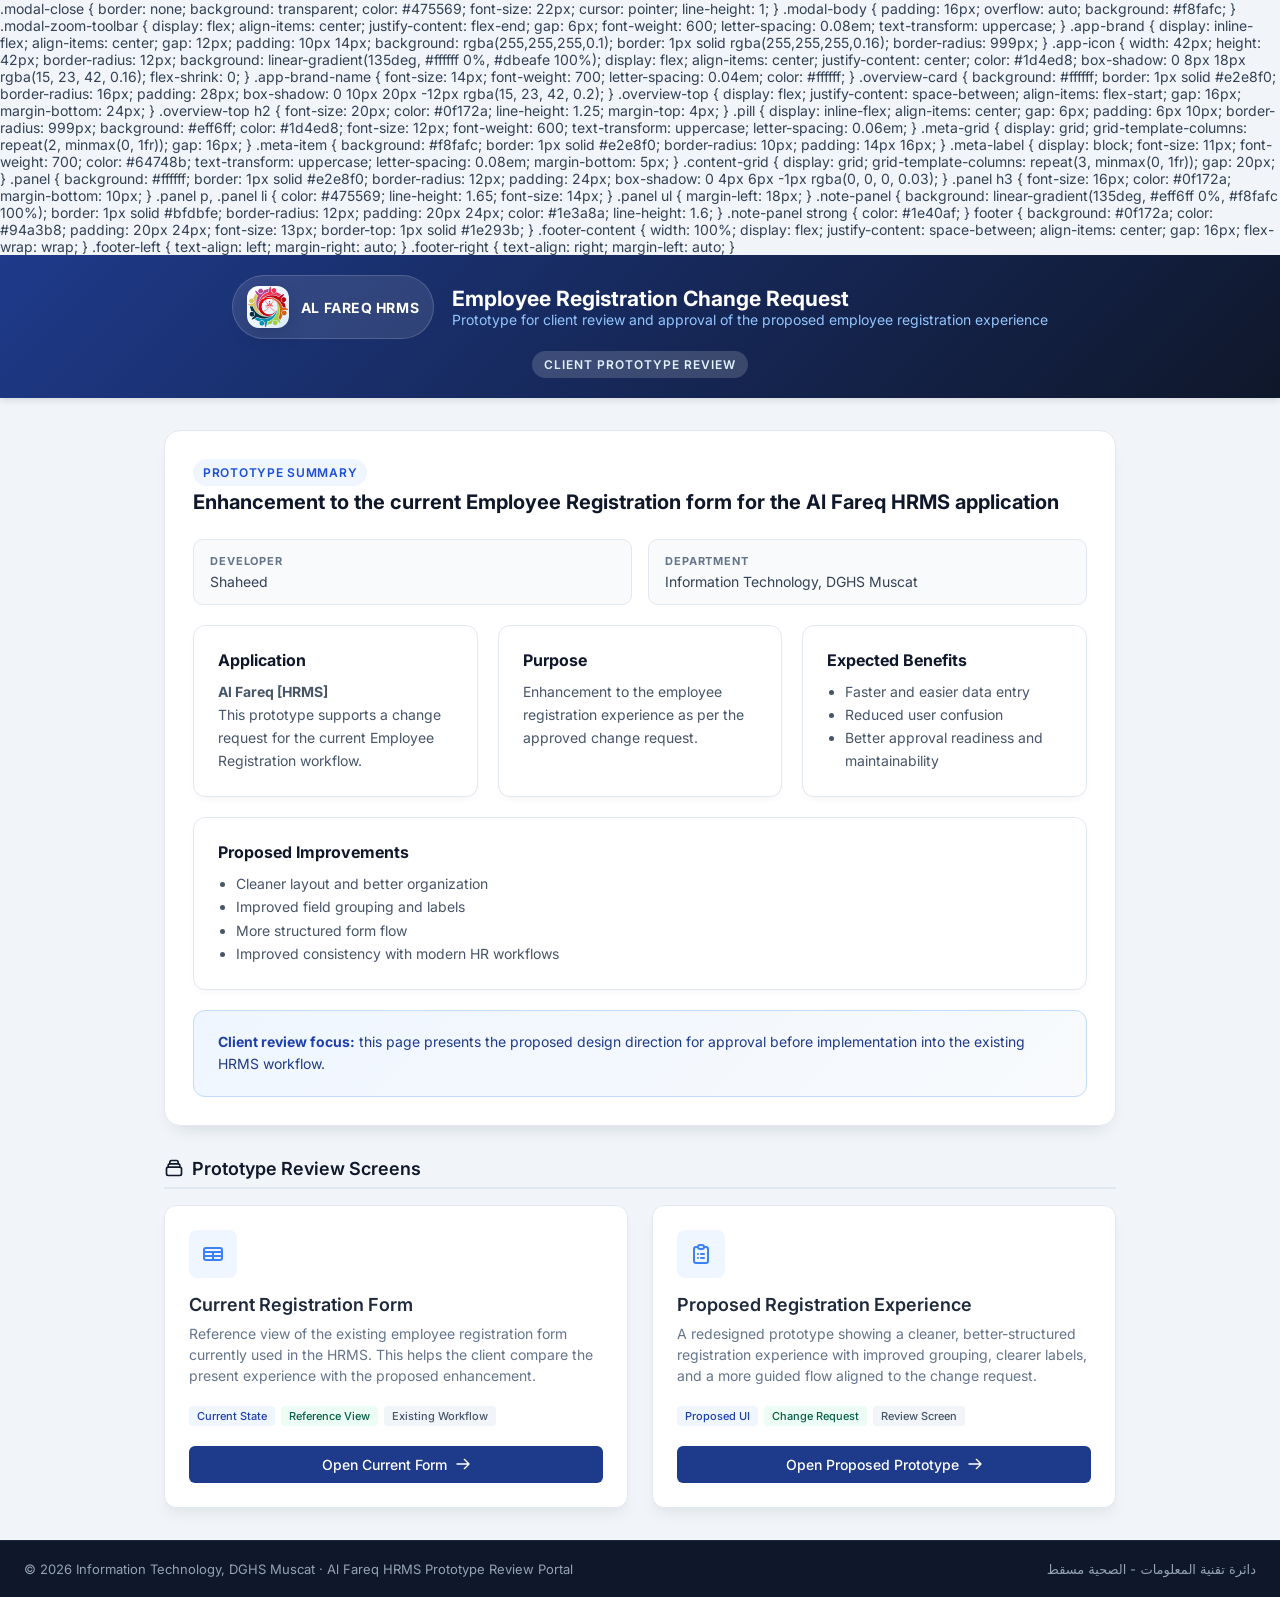
<file: index.html>
<!DOCTYPE html>
<html lang="en">

<head>
  <meta charset="UTF-8">
  <meta name="viewport" content="width=device-width, initial-scale=1.0">
  <title>Client Presentation Hub · Employee Registration Prototypes</title>
  <link rel="preconnect" href="https://fonts.googleapis.com">
  <link rel="preconnect" href="https://fonts.gstatic.com" crossorigin>
  <link href="https://fonts.googleapis.com/css2?family=Inter:wght@400;500;600;700&display=swap" rel="stylesheet">
  <link rel="stylesheet" href="https://cdnjs.cloudflare.com/ajax/libs/font-awesome/6.5.2/css/all.min.css"
    crossorigin="anonymous" referrerpolicy="no-referrer">
  <link rel="stylesheet" href="assets/css/index.css">

  .modal-close {
  border: none;
  background: transparent;
  color: #475569;
  font-size: 22px;
  cursor: pointer;
  line-height: 1;
  }

  .modal-body {
  padding: 16px;
  overflow: auto;
  background: #f8fafc;
  }

  .modal-zoom-toolbar {
  display: flex;
  align-items: center;
  justify-content: flex-end;
  gap: 6px;
  <script src="assets/js/index.js"></script>
  font-weight: 600;
  letter-spacing: 0.08em;
  text-transform: uppercase;
  }

  .app-brand {
  display: inline-flex;
  align-items: center;
  gap: 12px;
  padding: 10px 14px;
  background: rgba(255,255,255,0.1);
  border: 1px solid rgba(255,255,255,0.16);
  border-radius: 999px;
  }

  .app-icon {
  width: 42px;
  height: 42px;
  border-radius: 12px;
  background: linear-gradient(135deg, #ffffff 0%, #dbeafe 100%);
  display: flex;
  align-items: center;
  justify-content: center;
  color: #1d4ed8;
  box-shadow: 0 8px 18px rgba(15, 23, 42, 0.16);
  flex-shrink: 0;
  }

  .app-brand-name {
  font-size: 14px;
  font-weight: 700;
  letter-spacing: 0.04em;
  color: #ffffff;
  }

  .overview-card {
  background: #ffffff;
  border: 1px solid #e2e8f0;
  border-radius: 16px;
  padding: 28px;
  box-shadow: 0 10px 20px -12px rgba(15, 23, 42, 0.2);
  }

  .overview-top {
  display: flex;
  justify-content: space-between;
  align-items: flex-start;
  gap: 16px;
  margin-bottom: 24px;
  }

  .overview-top h2 {
  font-size: 20px;
  color: #0f172a;
  line-height: 1.25;
  margin-top: 4px;
  }

  .pill {
  display: inline-flex;
  align-items: center;
  gap: 6px;
  padding: 6px 10px;
  border-radius: 999px;
  background: #eff6ff;
  color: #1d4ed8;
  font-size: 12px;
  font-weight: 600;
  text-transform: uppercase;
  letter-spacing: 0.06em;
  }

  .meta-grid {
  display: grid;
  grid-template-columns: repeat(2, minmax(0, 1fr));
  gap: 16px;
  }

  .meta-item {
  background: #f8fafc;
  border: 1px solid #e2e8f0;
  border-radius: 10px;
  padding: 14px 16px;
  }

  .meta-label {
  display: block;
  font-size: 11px;
  font-weight: 700;
  color: #64748b;
  text-transform: uppercase;
  letter-spacing: 0.08em;
  margin-bottom: 5px;
  }

  .content-grid {
  display: grid;
  grid-template-columns: repeat(3, minmax(0, 1fr));
  gap: 20px;
  }

  .panel {
  background: #ffffff;
  border: 1px solid #e2e8f0;
  border-radius: 12px;
  padding: 24px;
  box-shadow: 0 4px 6px -1px rgba(0, 0, 0, 0.03);
  }

  .panel h3 {
  font-size: 16px;
  color: #0f172a;
  margin-bottom: 10px;
  }

  .panel p,
  .panel li {
  color: #475569;
  line-height: 1.65;
  font-size: 14px;
  }

  .panel ul {
  margin-left: 18px;
  }

  .note-panel {
  background: linear-gradient(135deg, #eff6ff 0%, #f8fafc 100%);
  border: 1px solid #bfdbfe;
  border-radius: 12px;
  padding: 20px 24px;
  color: #1e3a8a;
  line-height: 1.6;
  }

  .note-panel strong {
  color: #1e40af;
  }

  footer {
  background: #0f172a;
  color: #94a3b8;
  padding: 20px 24px;
  font-size: 13px;
  border-top: 1px solid #1e293b;
  }

  .footer-content {
  width: 100%;
  display: flex;
  justify-content: space-between;
  align-items: center;
  gap: 16px;
  flex-wrap: wrap;
  }

  .footer-left {
  text-align: left;
  margin-right: auto;
  }

  .footer-right {
  text-align: right;
  margin-left: auto;
  }
  </style>
</head>

<body>

  <header>
    <div class="header-content">
      <div class="header-title-row">
        <div class="app-brand">
          <div class="app-icon" aria-hidden="true">
            <img src="HRMS_Icon.png" alt="AL FAREQ HRMS icon"
              style="width: 100%; height: 100%; object-fit: contain; display: block;">
          </div>
          <div class="app-brand-name">AL FAREQ HRMS</div>
        </div>
        <div class="header-copy">
          <h2>Employee Registration Change Request</h2>
          <p>Prototype for client review and approval of the proposed employee registration experience</p>
        </div>
      </div>
      <div class="eyebrow">Client Prototype Review</div>
    </div>
  </header>

  <main>
    <div class="overview-card">
      <div class="overview-top">
        <div>
          <div class="pill">Prototype Summary</div>
          <h2>Enhancement to the current Employee Registration form for the Al Fareq HRMS application</h2>
        </div>
      </div>

      <div class="meta-grid">
        <div class="meta-item">
          <span class="meta-label">Developer</span>
          <div>Shaheed</div>
        </div>
        <div class="meta-item">
          <span class="meta-label">Department</span>
          <div>Information Technology, DGHS Muscat</div>
        </div>
      </div>

      <div class="content-grid" style="margin-top: 20px;">
        <div class="panel">
          <h3>Application</h3>
          <p><strong>Al Fareq [HRMS]</strong></p>
          <p>This prototype supports a change request for the current Employee Registration workflow.</p>
        </div>
        <div class="panel">
          <h3>Purpose</h3>
          <p>Enhancement to the employee registration experience as per the approved change request.</p>
        </div>
        <div class="panel">
          <h3>Expected Benefits</h3>
          <ul>
            <li>Faster and easier data entry</li>
            <li>Reduced user confusion</li>
            <li>Better approval readiness and maintainability</li>
          </ul>
        </div>
      </div>

      <div class="panel" style="margin-top: 20px;">
        <h3>Proposed Improvements</h3>
        <ul>
          <li>Cleaner layout and better organization</li>
          <li>Improved field grouping and labels</li>
          <li>More structured form flow</li>
          <li>Improved consistency with modern HR workflows</li>
        </ul>
      </div>

      <div class="note-panel" style="margin-top: 20px;">
        <strong>Client review focus:</strong> this page presents the proposed design direction for approval before
        implementation into the existing HRMS workflow.
      </div>
    </div>

    <div>
      <h2 class="section-title">
        <svg width="20" height="20" fill="none" stroke="currentColor" stroke-width="2" viewBox="0 0 24 24"
          xmlns="http://www.w3.org/2000/svg">
          <path stroke-linecap="round" stroke-linejoin="round"
            d="M19 11H5m14 0a2 2 0 012 2v6a2 2 0 01-2 2H5a2 2 0 01-2-2v-6a2 2 0 012-2m14 0V9a2 2 0 00-2-2M5 11V9a2 2 0 012-2m0 0V5a2 2 0 012-2h6a2 2 0 012 2v2M7 7h10">
          </path>
        </svg>
        Prototype Review Screens
      </h2>
      <div class="cards-grid">

        <!-- Card 1 -->
        <div class="card">
          <div class="card-icon">
            <svg width="24" height="24" fill="none" stroke="currentColor" stroke-width="2" viewBox="0 0 24 24"
              xmlns="http://www.w3.org/2000/svg">
              <path stroke-linecap="round" stroke-linejoin="round"
                d="M3 10h18M3 14h18m-9-4v8m-7 0h14a2 2 0 002-2V8a2 2 0 00-2-2H5a2 2 0 00-2 2v8a2 2 0 002 2z"></path>
            </svg>
          </div>
          <h3 class="card-title">Current Registration Form</h3>
          <p class="card-desc">
            Reference view of the existing employee registration form currently used in the HRMS. This helps the client
            compare the present experience with the proposed enhancement.
          </p>
          <div class="card-tags">
            <span class="tag tag-blue">Current State</span>
            <span class="tag tag-green">Reference View</span>
            <span class="tag">Existing Workflow</span>
          </div>
          <button type="button" class="card-btn" onclick="openCurrentFormModal()">
            Open Current Form
            <svg width="16" height="16" fill="none" stroke="currentColor" stroke-width="2" viewBox="0 0 24 24"
              xmlns="http://www.w3.org/2000/svg">
              <path stroke-linecap="round" stroke-linejoin="round" d="M14 5l7 7m0 0l-7 7m7-7H3"></path>
            </svg>
          </button>
        </div>

        <!-- Card 2 -->
        <div class="card">
          <div class="card-icon">
            <svg width="24" height="24" fill="none" stroke="currentColor" stroke-width="2" viewBox="0 0 24 24"
              xmlns="http://www.w3.org/2000/svg">
              <path stroke-linecap="round" stroke-linejoin="round"
                d="M9 5H7a2 2 0 00-2 2v12a2 2 0 002 2h10a2 2 0 002-2V7a2 2 0 00-2-2h-2M9 5a2 2 0 002 2h2a2 2 0 002-2M9 5a2 2 0 012-2h2a2 2 0 012 2m-3 7h3m-3 4h3m-6-4h.01M9 16h.01">
              </path>
            </svg>
          </div>
          <h3 class="card-title">Proposed Registration Experience</h3>
          <p class="card-desc">
            A redesigned prototype showing a cleaner, better-structured registration experience with improved grouping,
            clearer labels, and a more guided flow aligned to the change request.
          </p>
          <div class="card-tags">
            <span class="tag tag-blue">Proposed UI</span>
            <span class="tag tag-green">Change Request</span>
            <span class="tag">Review Screen</span>
          </div>
          <a href="new_employee_registration.html" class="card-btn">
            Open Proposed Prototype
            <svg width="16" height="16" fill="none" stroke="currentColor" stroke-width="2" viewBox="0 0 24 24"
              xmlns="http://www.w3.org/2000/svg">
              <path stroke-linecap="round" stroke-linejoin="round" d="M14 5l7 7m0 0l-7 7m7-7H3"></path>
            </svg>
          </a>
        </div>

      </div>
    </div>

  </main>

  <div class="modal-backdrop" id="currentFormModal" onclick="closeCurrentFormModal(event)">
    <div class="modal-panel" role="dialog" aria-modal="true" aria-labelledby="currentFormModalTitle">
      <div class="modal-header">
        <div class="modal-title" id="currentFormModalTitle">Current Employee Registration Form</div>
        <button type="button" class="modal-close" aria-label="Close" onclick="closeCurrentFormModal()">&times;</button>
      </div>
      <div class="modal-body">
        <div class="modal-zoom-toolbar" role="toolbar" aria-label="Image zoom controls">
          <button type="button" class="modal-zoom-btn secondary" onclick="adjustImageZoom(-0.1)"
            aria-label="Zoom out"><i class="fa-solid fa-minus"></i></button>
          <span class="modal-zoom-value" id="modalZoomValue">100%</span>
          <button type="button" class="modal-zoom-btn primary" onclick="adjustImageZoom(0.1)" aria-label="Zoom in"><i
              class="fa-solid fa-plus"></i></button>
          <button type="button" class="modal-zoom-btn" onclick="resetImageZoom()" aria-label="Reset zoom"><i
              class="fa-solid fa-rotate-left"></i></button>
        </div>
        <div class="modal-image-shell">
          <img id="currentFormImage" class="modal-image" src="Images/CurrentRegister.png"
            alt="Current Employee Registration Form Screenshot">
        </div>
      </div>
    </div>
  </div>

  <script>
    let currentImageZoom = 1;
    let currentTranslateX = 0;
    let currentTranslateY = 0;
    let isDragging = false;
    let dragStartX = 0;
    let dragStartY = 0;
    let dragStartTranslateX = 0;
    let dragStartTranslateY = 0;

    function applyImageZoom() {
      const image = document.getElementById('currentFormImage');
      const shell = document.querySelector('.modal-image-shell');
      const value = document.getElementById('modalZoomValue');
      if (image) {
        image.style.setProperty('--image-zoom', currentImageZoom);
        image.style.setProperty('--image-translate-x', currentTranslateX + 'px');
        image.style.setProperty('--image-translate-y', currentTranslateY + 'px');
      }
      if (shell) {
        shell.classList.toggle('zoomed', currentImageZoom > 1);
      }
      if (value) {
        value.textContent = Math.round(currentImageZoom * 100) + '%';
      }
    }

    function adjustImageZoom(step) {
      currentImageZoom = Math.min(2, Math.max(0.9, Number((currentImageZoom + step).toFixed(2))));
      if (currentImageZoom <= 1) {
        currentTranslateX = 0;
        currentTranslateY = 0;
      }
      applyImageZoom();
    }

    function resetImageZoom() {
      currentImageZoom = 1;
      currentTranslateX = 0;
      currentTranslateY = 0;
      applyImageZoom();
    }

    function startImageDrag(event) {
      if (currentImageZoom <= 1) return;
      event.preventDefault();
      isDragging = true;
      dragStartX = event.clientX;
      dragStartY = event.clientY;
      dragStartTranslateX = currentTranslateX;
      dragStartTranslateY = currentTranslateY;
      const shell = document.querySelector('.modal-image-shell');
      const image = document.getElementById('currentFormImage');
      if (shell) shell.classList.add('dragging');
      if (image) image.classList.add('dragging-image');
    }

    function dragImage(event) {
      if (!isDragging) return;
      event.preventDefault();
      currentTranslateX = dragStartTranslateX + (event.clientX - dragStartX);
      currentTranslateY = dragStartTranslateY + (event.clientY - dragStartY);
      applyImageZoom();
    }

    function endImageDrag() {
      if (!isDragging) return;
      isDragging = false;
      const shell = document.querySelector('.modal-image-shell');
      const image = document.getElementById('currentFormImage');
      if (shell) shell.classList.remove('dragging');
      if (image) image.classList.remove('dragging-image');
    }

    function openCurrentFormModal() {
      const modal = document.getElementById('currentFormModal');
      if (modal) {
        resetImageZoom();
        modal.classList.add('open');
        document.body.style.overflow = 'hidden';
      }
    }

    function closeCurrentFormModal(event) {
      const modal = document.getElementById('currentFormModal');
      if (!modal) return;
      if (event && event.target !== modal) return;
      modal.classList.remove('open');
      document.body.style.overflow = '';
      resetImageZoom();
    }

    document.addEventListener('keydown', function (event) {
      if (event.key === 'Escape') {
        closeCurrentFormModal();
      }
    });

    const imageShell = document.querySelector('.modal-image-shell');
    const imageElement = document.getElementById('currentFormImage');
    if (imageShell) {
      imageShell.addEventListener('mousedown', startImageDrag);
      imageShell.addEventListener('mousemove', dragImage);
      imageShell.addEventListener('mouseup', endImageDrag);
      imageShell.addEventListener('mouseleave', endImageDrag);
    }
    if (imageElement) {
      imageElement.addEventListener('mouseup', endImageDrag);
    }
    document.addEventListener('mousemove', dragImage);
    document.addEventListener('mouseup', endImageDrag);

    applyImageZoom();
  </script>

  <footer>
    <div class="footer-content">
      <div class="footer-left">
        <p>© 2026 Information Technology, DGHS Muscat · Al Fareq HRMS Prototype Review Portal</p>
      </div>
      <div class="footer-right">
        <p>دائرة تقنية المعلومات - الصحية مسقط</p>
      </div>
    </div>
  </footer>

</body>

</html>
</file>
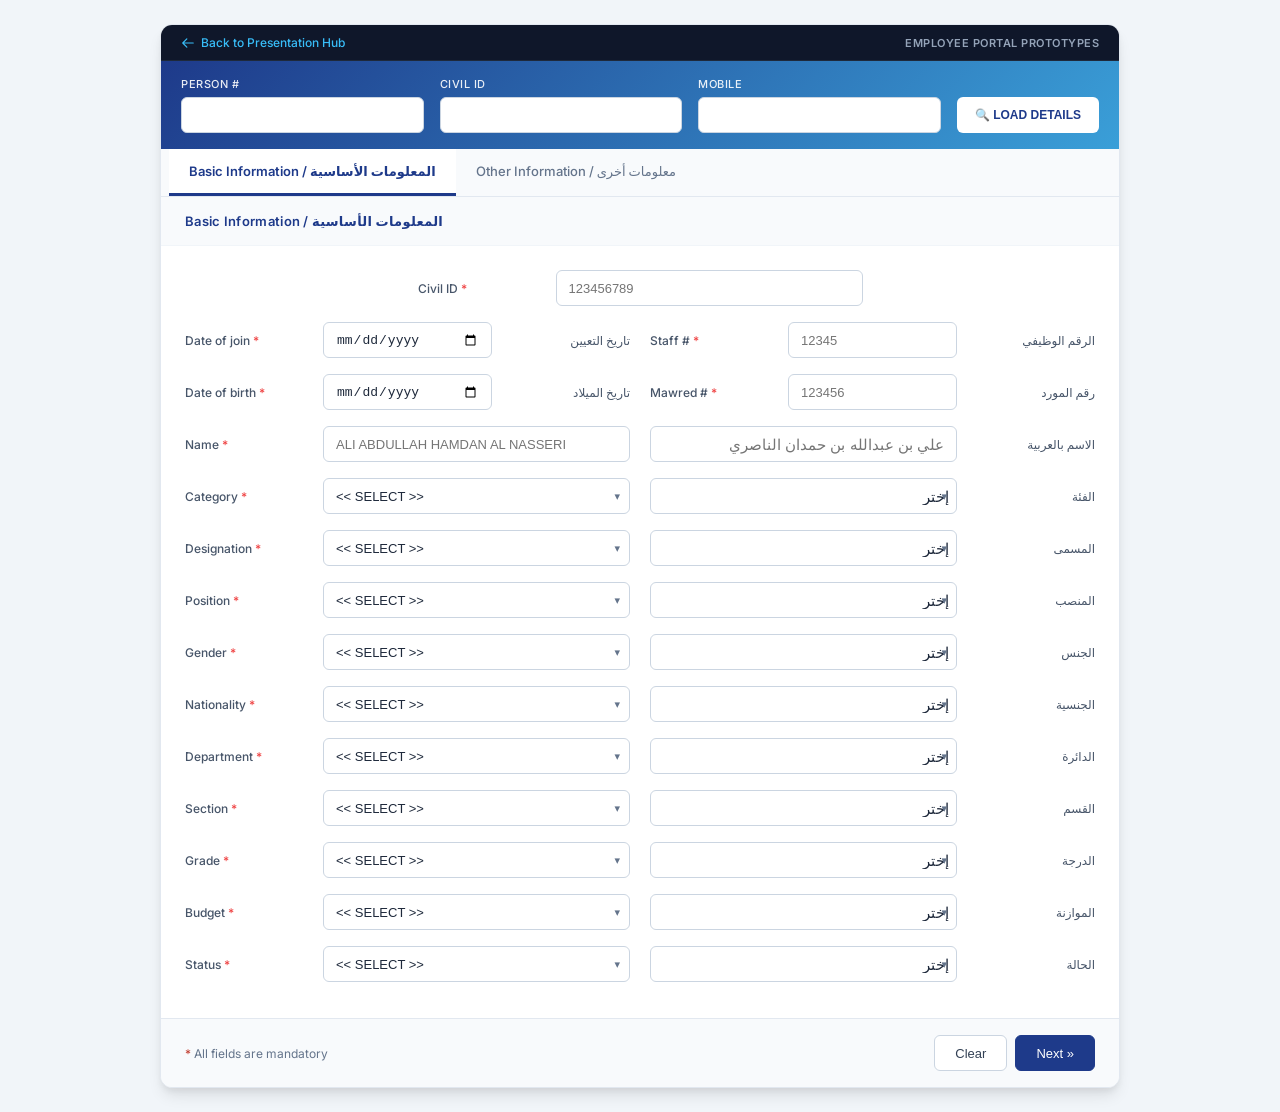
<file: employee_registration_form.html>
<!DOCTYPE html>
<html lang="en">

<head>
  <meta charset="UTF-8">
  <meta name="viewport" content="width=device-width, initial-scale=1.0">
  <title>Employee Registration</title>
  <link rel="stylesheet" href="assets/css/employee_registration_form.css">
</head>

<body>

  <div class="form-container">
    <!-- Top Navigation Bar -->
    <div class="top-nav-bar">
      <a href="index.html" class="back-link">
        <svg width="14" height="14" fill="none" stroke="currentColor" stroke-width="2" viewBox="0 0 24 24"
          xmlns="http://www.w3.org/2000/svg">
          <path stroke-linecap="round" stroke-linejoin="round" d="M10 19l-7-7m0 0l7-7m-7 7h18"></path>
        </svg>
        Back to Presentation Hub
      </a>
      <span class="project-title">Employee Portal Prototypes</span>
    </div>

    <!-- Search bar -->
    <div class="search-bar">
      <div><label>Person #</label><input type="text" id="s-person" placeholder=""></div>
      <div><label>Civil ID</label><input type="text" id="s-civil" placeholder=""></div>
      <div><label>Mobile</label><input type="text" id="s-mobile" placeholder=""></div>
      <button class="load-btn" onclick="doLoad()">&#128269; LOAD DETAILS</button>
    </div>

    <div class="found-banner" id="found-banner">
      &#10003; <span id="found-text">Person found and pre-filled.</span>
      <span style="margin-left:auto;font-size:11px">Existing person · New employee record will be created</span>
    </div>

    <!-- Tabs -->
    <div class="tabs-nav">
      <div class="tnav active" id="tnav1" onclick="goTab(1)">Basic Information / المعلومات الأساسية</div>
      <div class="tnav" id="tnav2" onclick="goTab(2)">Other Information / معلومات أخرى</div>
    </div>

    <!-- ══════════ TAB 1 ══════════ -->
    <div class="tab-panel active" id="tp1">
      <div class="sec-label">Basic Information / المعلومات الأساسية</div>
      <div class="form-body">

        <!-- ROW: Civil ID only (centred with exact same width as standard fields) -->
        <div class="frow civil-row">
          <div class="fc en-only">
            <span class="en-lbl">Civil ID <span class="req">*</span></span>
            <input type="text" id="civil-id" placeholder="123456789">
          </div>
        </div>

        <!-- ROW: Date of join | Staff # -->
        <div class="frow" style="grid-template-columns:1fr 1fr">
          <div class="fc">
            <span class="en-lbl">Date of join <span class="req">*</span></span>
            <input type="date" id="join-date">
            <span class="ar-lbl">تاريخ التعيين</span>
          </div>
          <div class="fc">
            <span class="en-lbl">Staff # <span class="req">*</span></span>
            <input type="text" id="staff-num" placeholder="12345">
            <span class="ar-lbl">الرقم الوظيفي</span>
          </div>
        </div>

        <!-- ROW: Date of birth | Mawred # -->
        <div class="frow" style="grid-template-columns:1fr 1fr">
          <div class="fc">
            <span class="en-lbl">Date of birth <span class="req">*</span></span>
            <input type="date" id="dob">
            <span class="ar-lbl">تاريخ الميلاد</span>
          </div>
          <div class="fc">
            <span class="en-lbl">Mawred # <span class="req">*</span></span>
            <input type="text" id="mawred" placeholder="123456">
            <span class="ar-lbl">رقم المورد</span>
          </div>
        </div>

        <!-- ROW: Name EN | Name AR -->
        <div class="frow" style="grid-template-columns:1fr 1fr">
          <div class="fc en-only">
            <span class="en-lbl">Name <span class="req">*</span></span>
            <input type="text" id="name-en" placeholder="ALI ABDULLAH HAMDAN AL NASSERI"
              style="text-transform:uppercase">
          </div>
          <div class="fc ar-only">
            <input type="text" id="name-ar" dir="rtl" placeholder="علي بن عبدالله بن حمدان الناصري"
              style="text-align:right">
            <span class="ar-lbl">الاسم بالعربية</span>
          </div>
        </div>

        <!-- ROW: Category EN | Category AR -->
        <div class="frow" style="grid-template-columns:1fr 1fr">
          <div class="fc en-only">
            <span class="en-lbl">Category <span class="req">*</span></span>
            <div class="sw"><select id="category" onchange="sync('category','category-ar')">
                <option value="">&lt;&lt; SELECT &gt;&gt;</option>
                <option>Medical</option>
                <option>Nursing</option>
                <option>Allied Health</option>
                <option>Administrative</option>
                <option>Support</option>
              </select></div>
          </div>
          <div class="fc ar-only">
            <div class="sw"><select id="category-ar" dir="rtl" onchange="sync('category-ar','category')"
                style="text-align:right;padding:0 7px 0 22px">
                <option value="">إختر</option>
                <option>طبي</option>
                <option>تمريض</option>
                <option>صحة مساندة</option>
                <option>إداري</option>
                <option>دعم</option>
              </select></div>
            <span class="ar-lbl">الفئة</span>
          </div>
        </div>

        <!-- ROW: Designation EN | AR -->
        <div class="frow" style="grid-template-columns:1fr 1fr">
          <div class="fc en-only">
            <span class="en-lbl">Designation <span class="req">*</span></span>
            <div class="sw"><select id="designation" onchange="sync('designation','designation-ar')">
                <option value="">&lt;&lt; SELECT &gt;&gt;</option>
                <option>Doctor</option>
                <option>Nurse</option>
                <option>Technician</option>
                <option>Administrator</option>
                <option>Other</option>
              </select></div>
          </div>
          <div class="fc ar-only">
            <div class="sw"><select id="designation-ar" dir="rtl" onchange="sync('designation-ar','designation')"
                style="text-align:right;padding:0 7px 0 22px">
                <option value="">إختر</option>
                <option>طبيب</option>
                <option>ممرض</option>
                <option>تقني</option>
                <option>إداري</option>
                <option>أخرى</option>
              </select></div>
            <span class="ar-lbl">المسمى</span>
          </div>
        </div>

        <!-- ROW: Position EN | AR -->
        <div class="frow" style="grid-template-columns:1fr 1fr">
          <div class="fc en-only">
            <span class="en-lbl">Position <span class="req">*</span></span>
            <div class="sw"><select id="position" onchange="sync('position','position-ar')">
                <option value="">&lt;&lt; SELECT &gt;&gt;</option>
                <option>Head of Department</option>
                <option>Senior</option>
                <option>Junior</option>
                <option>Intern</option>
              </select></div>
          </div>
          <div class="fc ar-only">
            <div class="sw"><select id="position-ar" dir="rtl" onchange="sync('position-ar','position')"
                style="text-align:right;padding:0 7px 0 22px">
                <option value="">إختر</option>
                <option>رئيس قسم</option>
                <option>أول</option>
                <option>ثانٍ</option>
                <option>متدرب</option>
              </select></div>
            <span class="ar-lbl">المنصب</span>
          </div>
        </div>

        <!-- ROW: Gender EN | AR -->
        <div class="frow" style="grid-template-columns:1fr 1fr">
          <div class="fc en-only">
            <span class="en-lbl">Gender <span class="req">*</span></span>
            <div class="sw"><select id="gender" onchange="sync('gender','gender-ar')">
                <option value="">&lt;&lt; SELECT &gt;&gt;</option>
                <option>Male</option>
                <option>Female</option>
              </select></div>
          </div>
          <div class="fc ar-only">
            <div class="sw"><select id="gender-ar" dir="rtl" onchange="sync('gender-ar','gender')"
                style="text-align:right;padding:0 7px 0 22px">
                <option value="">إختر</option>
                <option>ذكر</option>
                <option>أنثى</option>
              </select></div>
            <span class="ar-lbl">الجنس</span>
          </div>
        </div>

        <!-- ROW: Nationality EN | AR -->
        <div class="frow" style="grid-template-columns:1fr 1fr">
          <div class="fc en-only">
            <span class="en-lbl">Nationality <span class="req">*</span></span>
            <div class="sw"><select id="nationality" onchange="sync('nationality','nationality-ar')">
                <option value="">&lt;&lt; SELECT &gt;&gt;</option>
                <option>Omani</option>
                <option>Other</option>
              </select></div>
          </div>
          <div class="fc ar-only">
            <div class="sw"><select id="nationality-ar" dir="rtl" onchange="sync('nationality-ar','nationality')"
                style="text-align:right;padding:0 7px 0 22px">
                <option value="">إختر</option>
                <option>عُماني</option>
                <option>أخرى</option>
              </select></div>
            <span class="ar-lbl">الجنسية</span>
          </div>
        </div>

        <!-- ROW: Department EN | AR -->
        <div class="frow" style="grid-template-columns:1fr 1fr">
          <div class="fc en-only">
            <span class="en-lbl">Department <span class="req">*</span></span>
            <div class="sw"><select id="department" onchange="sync('department','department-ar')">
                <option value="">&lt;&lt; SELECT &gt;&gt;</option>
                <option>Emergency</option>
                <option>Paediatrics</option>
                <option>Surgery</option>
                <option>Radiology</option>
                <option>Internal Medicine</option>
              </select></div>
          </div>
          <div class="fc ar-only">
            <div class="sw"><select id="department-ar" dir="rtl" onchange="sync('department-ar','department')"
                style="text-align:right;padding:0 7px 0 22px">
                <option value="">إختر</option>
                <option>الطوارئ</option>
                <option>طب الأطفال</option>
                <option>الجراحة</option>
                <option>الأشعة</option>
                <option>الباطنية</option>
              </select></div>
            <span class="ar-lbl">الدائرة</span>
          </div>
        </div>

        <!-- ROW: Section EN | AR -->
        <div class="frow" style="grid-template-columns:1fr 1fr">
          <div class="fc en-only">
            <span class="en-lbl">Section <span class="req">*</span></span>
            <div class="sw"><select id="section" onchange="sync('section','section-ar')">
                <option value="">&lt;&lt; SELECT &gt;&gt;</option>
                <option>Section A</option>
                <option>Section B</option>
                <option>Section C</option>
              </select></div>
          </div>
          <div class="fc ar-only">
            <div class="sw"><select id="section-ar" dir="rtl" onchange="sync('section-ar','section')"
                style="text-align:right;padding:0 7px 0 22px">
                <option value="">إختر</option>
                <option>قسم أ</option>
                <option>قسم ب</option>
                <option>قسم ج</option>
              </select></div>
            <span class="ar-lbl">القسم</span>
          </div>
        </div>

        <!-- ROW: Grade EN | AR -->
        <div class="frow" style="grid-template-columns:1fr 1fr">
          <div class="fc en-only">
            <span class="en-lbl">Grade <span class="req">*</span></span>
            <div class="sw"><select id="grade" onchange="sync('grade','grade-ar')">
                <option value="">&lt;&lt; SELECT &gt;&gt;</option>
                <option>Grade 1</option>
                <option>Grade 2</option>
                <option>Grade 3</option>
                <option>Grade 4</option>
                <option>Grade 5</option>
              </select></div>
          </div>
          <div class="fc ar-only">
            <div class="sw"><select id="grade-ar" dir="rtl" onchange="sync('grade-ar','grade')"
                style="text-align:right;padding:0 7px 0 22px">
                <option value="">إختر</option>
                <option>درجة 1</option>
                <option>درجة 2</option>
                <option>درجة 3</option>
                <option>درجة 4</option>
                <option>درجة 5</option>
              </select></div>
            <span class="ar-lbl">الدرجة</span>
          </div>
        </div>

        <!-- ROW: Budget EN | AR -->
        <div class="frow" style="grid-template-columns:1fr 1fr">
          <div class="fc en-only">
            <span class="en-lbl">Budget <span class="req">*</span></span>
            <div class="sw"><select id="budget" onchange="sync('budget','budget-ar')">
                <option value="">&lt;&lt; SELECT &gt;&gt;</option>
                <option>Ministry</option>
                <option>Self-funded</option>
                <option>Project</option>
              </select></div>
          </div>
          <div class="fc ar-only">
            <div class="sw"><select id="budget-ar" dir="rtl" onchange="sync('budget-ar','budget')"
                style="text-align:right;padding:0 7px 0 22px">
                <option value="">إختر</option>
                <option>وزارة</option>
                <option>ذاتي</option>
                <option>مشروع</option>
              </select></div>
            <span class="ar-lbl">الموازنة</span>
          </div>
        </div>

        <!-- ROW: Status EN | AR -->
        <div class="frow" style="grid-template-columns:1fr 1fr">
          <div class="fc en-only">
            <span class="en-lbl">Status <span class="req">*</span></span>
            <div class="sw"><select id="status" onchange="sync('status','status-ar')">
                <option value="">&lt;&lt; SELECT &gt;&gt;</option>
                <option>Active</option>
                <option>Inactive</option>
                <option>On Leave</option>
                <option>Terminated</option>
              </select></div>
          </div>
          <div class="fc ar-only">
            <div class="sw"><select id="status-ar" dir="rtl" onchange="sync('status-ar','status')"
                style="text-align:right;padding:0 7px 0 22px">
                <option value="">إختر</option>
                <option>نشط</option>
                <option>غير نشط</option>
                <option>في إجازة</option>
                <option>منتهي</option>
              </select></div>
            <span class="ar-lbl">الحالة</span>
          </div>
        </div>

      </div>
      <div class="err-alert" id="err1"></div>
      <div class="action-bar">
        <div class="action-note"><span style="color:#c0392b">*</span> All fields are mandatory</div>
        <div class="btn-row">
          <button class="btn btn-default" onclick="clearAll()">Clear</button>
          <button class="btn btn-primary" onclick="nextTab()">Next &raquo;</button>
        </div>
      </div>
    </div>

    <!-- ══════════ TAB 2 ══════════ -->
    <div class="tab-panel" id="tp2">
      <div class="sec-label">Other Information / معلومات أخرى</div>
      <div class="form-body">

        <!-- Marital Status -->
        <div class="frow" style="grid-template-columns:1fr 1fr">
          <div class="fc en-only">
            <span class="en-lbl">Marital Status <span class="req">*</span></span>
            <div class="sw"><select id="marital" onchange="sync('marital','marital-ar')">
                <option value="">&lt;&lt; SELECT &gt;&gt;</option>
                <option>Single</option>
                <option>Married</option>
                <option>Divorced</option>
                <option>Widowed</option>
              </select></div>
          </div>
          <div class="fc ar-only">
            <div class="sw"><select id="marital-ar" dir="rtl" onchange="sync('marital-ar','marital')"
                style="text-align:right;padding:0 7px 0 22px">
                <option value="">إختر</option>
                <option>أعزب</option>
                <option>متزوج</option>
                <option>مطلق</option>
                <option>أرمل</option>
              </select></div>
            <span class="ar-lbl">الحالة</span>
          </div>
        </div>

        <!-- Religion -->
        <div class="frow" style="grid-template-columns:1fr 1fr">
          <div class="fc en-only">
            <span class="en-lbl">Religion <span class="req">*</span></span>
            <div class="sw"><select id="religion" onchange="sync('religion','religion-ar')">
                <option value="">&lt;&lt; SELECT &gt;&gt;</option>
                <option>Islam</option>
                <option>Christianity</option>
                <option>Other</option>
              </select></div>
          </div>
          <div class="fc ar-only">
            <div class="sw"><select id="religion-ar" dir="rtl" onchange="sync('religion-ar','religion')"
                style="text-align:right;padding:0 7px 0 22px">
                <option value="">إختر</option>
                <option>الإسلام</option>
                <option>المسيحية</option>
                <option>أخرى</option>
              </select></div>
            <span class="ar-lbl">الديانة</span>
          </div>
        </div>

        <!-- Governorate -->
        <div class="frow" style="grid-template-columns:1fr 1fr">
          <div class="fc en-only">
            <span class="en-lbl">Governorate <span class="req">*</span></span>
            <div class="sw"><select id="gov" onchange="sync('gov','gov-ar');updateArea()">
                <option value="">&lt;&lt; SELECT &gt;&gt;</option>
                <option>Muscat</option>
                <option>Dhofar</option>
                <option>Batinah North</option>
                <option>Batinah South</option>
                <option>Dakhliyah</option>
              </select></div>
          </div>
          <div class="fc ar-only">
            <div class="sw"><select id="gov-ar" dir="rtl" onchange="sync('gov-ar','gov');updateArea()"
                style="text-align:right;padding:0 7px 0 22px">
                <option value="">إختر</option>
                <option>مسقط</option>
                <option>ظفار</option>
                <option>شمال الباطنة</option>
                <option>جنوب الباطنة</option>
                <option>الداخلية</option>
              </select></div>
            <span class="ar-lbl">المحافظة</span>
          </div>
        </div>

        <!-- Area -->
        <div class="frow" style="grid-template-columns:1fr 1fr">
          <div class="fc en-only">
            <span class="en-lbl">Area <span class="req">*</span></span>
            <div class="sw"><select id="area">
                <option value="">&lt;&lt; SELECT &gt;&gt;</option>
              </select></div>
          </div>
          <div class="fc ar-only">
            <div class="sw"><select id="area-ar" dir="rtl" style="text-align:right;padding:0 7px 0 22px">
                <option value="">إختر</option>
              </select></div>
            <span class="ar-lbl">الولاية</span>
          </div>
        </div>

        <!-- Subarea -->
        <div class="frow" style="grid-template-columns:1fr 1fr">
          <div class="fc en-only">
            <span class="en-lbl">Subarea <span class="req">*</span></span>
            <div class="sw"><select id="subarea" onchange="sync('subarea','subarea-ar')">
                <option value="">&lt;&lt; SELECT &gt;&gt;</option>
                <option>Block A</option>
                <option>Block B</option>
                <option>Block C</option>
              </select></div>
          </div>
          <div class="fc ar-only">
            <div class="sw"><select id="subarea-ar" dir="rtl" onchange="sync('subarea-ar','subarea')"
                style="text-align:right;padding:0 7px 0 22px">
                <option value="">إختر</option>
                <option>حي أ</option>
                <option>حي ب</option>
                <option>حي ج</option>
              </select></div>
            <span class="ar-lbl">المنطقة</span>
          </div>
        </div>

        <!-- Emergency phone | Phone -->
        <div class="frow" style="grid-template-columns:1fr 1fr">
          <div class="fc">
            <span class="en-lbl">Emergency phone <span class="req">*</span></span>
            <input type="tel" id="emergency-phone" placeholder="99999999">
            <span class="ar-lbl">هاتف الطوارئ</span>
          </div>
          <div class="fc">
            <span class="en-lbl">Phone <span class="req">*</span></span>
            <input type="tel" id="phone" placeholder="99999999">
            <span class="ar-lbl">الهاتف</span>
          </div>
        </div>

        <!-- Email -->
        <div class="frow" style="grid-template-columns:1fr 1fr">
          <div class="fc">
            <span class="en-lbl">Email <span class="req">*</span></span>
            <input type="email" id="email" placeholder="Moh@moh.gov.om">
            <span class="ar-lbl">البريد الإلكتروني</span>
          </div>
          <div></div>
        </div>

      </div>

      <div class="err-alert" id="err2"></div>
      <div class="success-block" id="success-block">
        <h4>&#10003; Employee registered successfully / تم تسجيل الموظف بنجاح</h4>
        <p>Person and Employee records created and linked atomically.</p>
        <div class="ref-pill" id="success-ref"></div>
      </div>

      <div class="action-bar">
        <div class="action-note"><span style="color:#c0392b">*</span> All fields are mandatory</div>
        <div class="btn-row">
          <button class="btn btn-default" onclick="goTab(1)">&laquo; Back</button>
          <button class="btn btn-default" onclick="clearAll()">Clear</button>
          <button class="btn btn-success" onclick="doSubmit()">&#10003; Save</button>
        </div>
      </div>
    </div>

  </div> <!-- Close .form-container -->

  <script src="assets/js/employee_registration_form.js"></script>
</body>

</html>
</file>
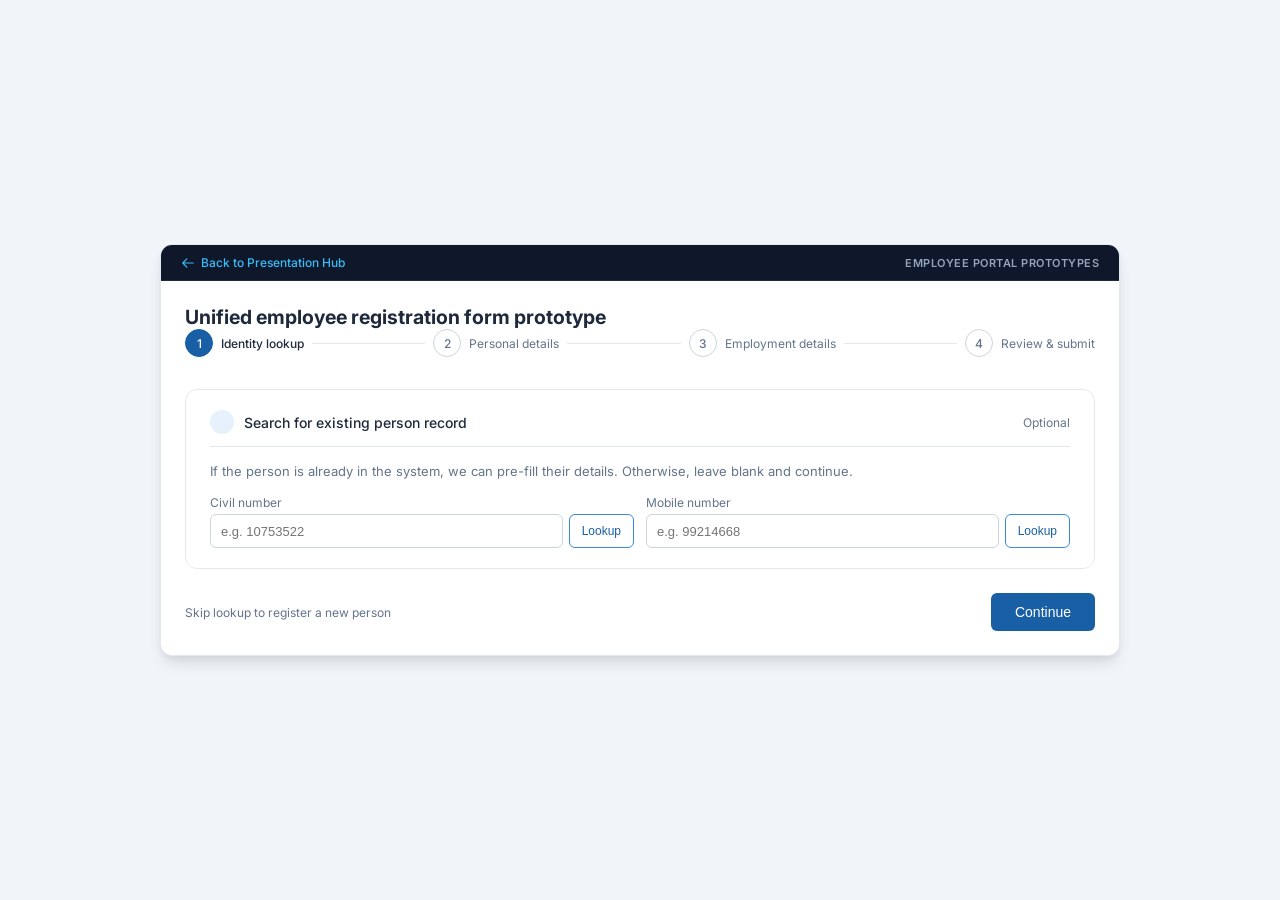
<file: unified_employee_registration_prototype.html>
<!DOCTYPE html>
<html lang="en">

<head>
  <meta charset="UTF-8">
  <meta name="viewport" content="width=device-width, initial-scale=1.0">
  <title>Step-by-Step Employee Registration Wizard</title>
  <link rel="stylesheet" href="assets/css/unified_employee_registration.css">
</head>

<body>

  <div class="form-container">
    <!-- Top Navigation Bar -->
    <div class="top-nav-bar">
      <a href="index.html" class="back-link">
        <svg width="14" height="14" fill="none" stroke="currentColor" stroke-width="2" viewBox="0 0 24 24"
          xmlns="http://www.w3.org/2000/svg">
          <path stroke-linecap="round" stroke-linejoin="round" d="M10 19l-7-7m0 0l7-7m-7 7h18"></path>
        </svg>
        Back to Presentation Hub
      </a>
      <span class="project-title">Employee Portal Prototypes</span>
    </div>

    <div class="form-wrap">
      <h2 class="sr-only">Unified employee registration form prototype</h2>

      <div class="step-bar">
        <div class="step active" id="s1">
          <div class="step-circle">1</div>
          <span class="step-label">Identity lookup</span>
        </div>
        <div class="step-line"></div>
        <div class="step" id="s2">
          <div class="step-circle">2</div>
          <span class="step-label">Personal details</span>
        </div>
        <div class="step-line"></div>
        <div class="step" id="s3">
          <div class="step-circle">3</div>
          <span class="step-label">Employment details</span>
        </div>
        <div class="step-line"></div>
        <div class="step" id="s4">
          <div class="step-circle">4</div>
          <span class="step-label">Review &amp; submit</span>
        </div>
      </div>

      <div class="form-main" id="form-main">

        <div id="panel-1">
          <div class="section-card">
            <div class="section-header">
              <div class="section-badge badge-person"><i class="ti ti-search" aria-hidden="true"></i></div>
              <span class="section-title">Search for existing person record</span>
              <span class="section-sub">Optional</span>
            </div>
            <p style="font-size:13px;color:var(--color-text-secondary);margin-bottom:1rem">If the person is already in
              the system, we can pre-fill their details. Otherwise, leave blank and continue.</p>
            <div class="field-grid">
              <div class="field-group">
                <label>Civil number</label>
                <div class="input-with-btn">
                  <input type="text" id="search-civil" placeholder="e.g. 10753522">
                  <button class="lookup-btn" onclick="doLookup('civil')"><i class="ti ti-search" aria-hidden="true"></i>
                    Lookup</button>
                </div>
              </div>
              <div class="field-group">
                <label>Mobile number</label>
                <div class="input-with-btn">
                  <input type="text" id="search-mobile" placeholder="e.g. 99214668">
                  <button class="lookup-btn" onclick="doLookup('mobile')"><i class="ti ti-search"
                      aria-hidden="true"></i> Lookup</button>
                </div>
              </div>
            </div>
            <div id="lookup-result" class="lookup-result" style="margin-top:12px">
              <div class="lookup-result-label"><i class="ti ti-circle-check" aria-hidden="true"></i> Person record found
              </div>
              <div class="lookup-result-name" id="lr-name">—</div>
              <div class="lookup-result-meta" id="lr-meta">—</div>
            </div>
          </div>
          <div class="action-row">
            <div style="font-size:12px;color:var(--color-text-secondary)">Skip lookup to register a new person</div>
            <button class="btn-primary" onclick="goStep(2)">Continue <i class="ti ti-arrow-right"
                aria-hidden="true"></i></button>
          </div>
        </div>

        <div id="panel-2" style="display:none">
          <div class="section-card">
            <div class="section-header">
              <div class="section-badge badge-person">P</div>
              <span class="section-title">Personal information</span>
              <span id="person-status-pill" class="status-pill pill-new">New record</span>
            </div>

            <div class="lookup-result show" id="prefill-banner" style="display:none!important;margin-bottom:12px">
              <div class="lookup-result-label">Pre-filled from existing record — review and confirm</div>
            </div>

            <div class="field-grid" style="margin-bottom:12px">
              <div class="field-group">
                <label>Civil number <span class="req">*</span></label>
                <input type="text" id="civil" placeholder="10753522" value="">
              </div>
              <div class="field-group">
                <label>Full name (English) <span class="req">*</span></label>
                <input type="text" id="name-en" placeholder="MAYA AWADH RASHID AL KINDI">
              </div>
              <div class="field-group">
                <label>Full name (Arabic)</label>
                <input type="text" id="name-ar" placeholder="مياء بنت عوض بن راشد الكندية" dir="rtl">
              </div>
              <div class="field-group">
                <label>Date of birth <span class="req">*</span></label>
                <input type="date" id="dob">
              </div>
            </div>

            <div class="divider"></div>

            <div class="field-grid" style="margin-top:12px;margin-bottom:12px">
              <div class="field-group">
                <label>Gender <span class="req">*</span></label>
                <div class="toggle-group" id="gender-group">
                  <button class="toggle-btn" onclick="pick('gender','MALE',this)">Male</button>
                  <button class="toggle-btn" onclick="pick('gender','FEMALE',this)">Female</button>
                  <button class="toggle-btn" onclick="pick('gender','OTHER',this)">Other</button>
                </div>
              </div>
              <div class="field-group">
                <label>Marital status</label>
                <script src="assets/js/unified_employee_registration.js"></script>
                <select id="speciality">
                  <option value="">— select —</option>
                  <option>General Practice</option>
                  <option>Paediatrics</option>
                  <option>Surgery</option>
                  <option>Radiology</option>
                </select>
              </div>
              <div class="field-group">
                <label>Budget</label>
                <select id="budget">
                  <option value="">— select —</option>
                  <option>Ministry</option>
                  <option>Self-funded</option>
                  <option>Project</option>
                </select>
              </div>
              <div class="field-group">
                <label>Grade</label>
                <select id="grade">
                  <option value="">— select —</option>
                  <option>Grade 1</option>
                  <option>Grade 2</option>
                  <option>Grade 3</option>
                  <option>Grade 4</option>
                </select>
              </div>
            </div>
          </div>

          <div class="action-row">
            <button class="btn-secondary" onclick="goStep(2)"><i class="ti ti-arrow-left" aria-hidden="true"></i>
              Back</button>
            <button class="btn-primary" onclick="goStep(4)">Review &amp; submit <i class="ti ti-arrow-right"
                aria-hidden="true"></i></button>
          </div>
        </div>

        <div id="panel-4" style="display:none">
          <div class="section-card">
            <div class="section-header">
              <div class="section-badge badge-person"><i class="ti ti-user" aria-hidden="true"></i></div>
              <span class="section-title">Personal summary</span>
              <button style="margin-left:auto;background:none;border:none;font-size:12px;color:#185FA5;cursor:pointer"
                onclick="goStep(2)"><i class="ti ti-edit" aria-hidden="true"></i> Edit</button>
            </div>
            <div id="review-personal" class="field-grid" style="font-size:13px;gap:8px 12px"></div>
          </div>

          <div class="section-card">
            <div class="section-header">
              <div class="section-badge badge-employee">E</div>
              <span class="section-title">Employment summary</span>
              <button style="margin-left:auto;background:none;border:none;font-size:12px;color:#185FA5;cursor:pointer"
                onclick="goStep(3)"><i class="ti ti-edit" aria-hidden="true"></i> Edit</button>
            </div>
            <div id="review-employment" class="field-grid" style="font-size:13px;gap:8px 12px"></div>
          </div>

          <div
            style="background:var(--color-background-secondary);border-radius:var(--border-radius-md);padding:10px 14px;font-size:12px;color:var(--color-text-secondary);margin-bottom:1rem">
            <i class="ti ti-info-circle" aria-hidden="true"></i> Submitting will create both a <strong>Person</strong>
            record and a linked <strong>Employee</strong> record atomically. No partial saves.
          </div>

          <div class="action-row">
            <button class="btn-secondary" onclick="goStep(3)"><i class="ti ti-arrow-left" aria-hidden="true"></i>
              Back</button>
            <button class="btn-primary" id="submit-btn" onclick="doSubmit()"><i class="ti ti-circle-check"
                aria-hidden="true"></i> Register employee</button>
          </div>
        </div>

      </div>

      <div class="success-card" id="success-card">
        <div class="success-icon"><i class="ti ti-circle-check" aria-hidden="true"></i></div>
        <div class="success-title">Employee registered successfully</div>
        <div class="success-meta">Person and employee records created and linked.</div>
        <div class="ref-badge" id="success-ref">EMP-00412 · Civil 10753522</div>
        <div style="margin-top:1rem;display:flex;gap:8px;justify-content:center">
          <button class="btn-secondary"
            onclick="sendPrompt('What should happen after employee registration — what screens or workflows come next?')">What
            comes next? ↗</button>
          <button class="btn-primary" onclick="resetForm()"><i class="ti ti-plus" aria-hidden="true"></i> Register
            another</button>
        </div>
      </div>
    </div>

    <script>
      const state = { gender: null, marital: null, prefilled: false };
      const wilayahs = { Muscat: ['Seeb', 'Muttrah', 'Bausher', 'Muscat'], Dhofar: ['Salalah', 'Thumrait', 'Mirbat'], BatinahNorth: ['Sohar', 'Shinas', 'Liwa'] };

      function goStep(n) {
        for (let i = 1; i <= 4; i++) {
          const p = document.getElementById('panel-' + i);
          if (p) p.style.display = (i === n ? 'block' : 'none');
          const s = document.getElementById('s' + i);
          if (s) {
            s.classList.remove('active', 'done');
            if (i < n) s.classList.add('done');
            else if (i === n) s.classList.add('active');
          }
        }
        if (n === 4) buildReview();
      }

      function pick(type, val, btn) {
        state[type] = val;
        const group = document.getElementById(type + '-group');
        group.querySelectorAll('.toggle-btn').forEach(b => b.classList.remove('active'));
        btn.classList.add('active');
      }

      function doLookup(type) {
        const val = document.getElementById('search-' + type).value.trim();
        if (!val) return;
        const mockCivil = '10753522', mockMobile = '99214668';
        const found = (type === 'civil' && val === mockCivil) || (type === 'mobile' && val === mockMobile);
        const res = document.getElementById('lookup-result');
        if (found) {
          document.getElementById('lr-name').textContent = 'Maya Awadh Rashid Al Kindi';
          document.getElementById('lr-meta').textContent = 'Civil: 10753522 · DOB: 23/03/1980 · Female · Omani';
          res.classList.add('show');
          state.prefilled = true;
          prefillPersonal();
        } else {
          res.classList.remove('show');
          res.innerHTML = '<div class="lookup-result-label" style="color:#A32D2D"><i class="ti ti-alert-circle"></i> No record found — a new person will be created</div>';
          res.style.background = '#FCEBEB'; res.style.borderColor = '#F7C1C1';
          res.classList.add('show');
        }
      }

      function prefillPersonal() {
        document.getElementById('civil').value = '10753522';
        document.getElementById('name-en').value = 'MAYA AWADH RASHID AL KINDI';
        document.getElementById('name-ar').value = 'مياء بنت عوض بن راشد الكندية';
        document.getElementById('dob').value = '1980-03-23';
        document.getElementById('phone').value = '99214668';
        document.getElementById('emergency-phone').value = '99214668';
        document.getElementById('religion').value = 'Islam';
        document.getElementById('nationality').value = 'Omani';
        pick('gender', 'FEMALE', document.querySelector('#gender-group .toggle-btn:nth-child(2)'));
        pick('marital', 'MARRIED', document.querySelector('#marital-group .toggle-btn:nth-child(2)'));
        const pill = document.getElementById('person-status-pill');
        pill.textContent = 'Existing record'; pill.className = 'status-pill pill-existing';
      }

      function updateWilayah(gov) {
        const sel = document.getElementById('wilayah');
        sel.innerHTML = '<option value="">— select —</option>';
        const key = gov.replace(' ', '');
        if (wilayahs[key]) { wilayahs[key].forEach(w => { const o = document.createElement('option'); o.textContent = w; sel.appendChild(o); }) }
      }

      function rv(id) { return document.getElementById(id)?.value || '—' }

      function buildReview() {
        const rp = document.getElementById('review-personal');
        const re = document.getElementById('review-employment');
        const pFields = [
          ['Civil number', rv('civil')], ['Full name (EN)', rv('name-en')],
          ['Full name (AR)', rv('name-ar') || '—'], ['Date of birth', rv('dob')],
          ['Gender', state.gender || '—'], ['Marital status', state.marital || '—'],
          ['Religion', rv('religion')], ['Nationality', rv('nationality')],
          ['Phone', rv('phone')], ['Email', rv('email') || '—']
        ];
        const eFields = [
          ['Staff number', rv('staff-num')], ['Mawred number', rv('mawred') || '—'],
          ['Date of joining', rv('join-date')], ['Staff type', rv('staff-type')],
          ['Designation', rv('designation')], ['Speciality', rv('speciality') || '—'],
          ['Budget', rv('budget') || '—'], ['Grade', rv('grade') || '—']
        ];
        rp.innerHTML = pFields.map(([l, v]) => `<div class="field-group"><label>${l}</label><div style="font-size:13px;color:var(--color-text-primary);padding:5px 0;border-bottom:0.5px solid var(--color-border-tertiary)">${v}</div></div>`).join('');
        re.innerHTML = eFields.map(([l, v]) => `<div class="field-group"><label>${l}</label><div style="font-size:13px;color:var(--color-text-primary);padding:5px 0;border-bottom:0.5px solid var(--color-border-tertiary)">${v}</div></div>`).join('');
      }

      function doSubmit() {
        const btn = document.getElementById('submit-btn');
        btn.disabled = true; btn.textContent = 'Registering…';
        setTimeout(() => {
          document.getElementById('form-main').style.display = 'none';
          const sc = document.getElementById('success-card');
          sc.classList.add('show');
          const sn = rv('staff-num') || 'EMP-XXXX', cn = rv('civil') || '—';
          document.getElementById('success-ref').textContent = sn + ' · Civil ' + cn;
          document.querySelectorAll('.step').forEach(s => { s.classList.remove('active'); s.classList.add('done'); });
        }, 900);
      }

      function resetForm() {
        document.getElementById('form-main').style.display = 'block';
        document.getElementById('success-card').classList.remove('show');
        document.querySelectorAll('input').forEach(i => i.value = '');
        document.querySelectorAll('select').forEach(s => s.selectedIndex = 0);
        document.querySelectorAll('.toggle-btn').forEach(b => b.classList.remove('active'));
        document.getElementById('lookup-result').classList.remove('show');
        state.gender = null; state.marital = null; state.prefilled = false;
        const pill = document.getElementById('person-status-pill');
        pill.textContent = 'New record'; pill.className = 'status-pill pill-new';
        goStep(1);
      }
    </script>

  </div> <!-- Close .form-container -->
</body>

</html>
</file>
<file: assets/css/index.css>
* {
    box-sizing: border-box;
    margin: 0;
    padding: 0;
}

body {
    font-family: 'Inter', "Segoe UI", system-ui, -apple-system, sans-serif;
    font-size: 14px;
    color: #334155;
    background: #f1f5f9;
    min-height: 100vh;
    display: flex;
    flex-direction: column;
}

header {
    background: linear-gradient(135deg, #1e3a8a 0%, #0f172a 100%);
    color: #ffffff;
    padding: 20px 24px;
    text-align: center;
    box-shadow: 0 4px 6px -1px rgba(0, 0, 0, 0.1);
}

.header-content {
    max-width: 900px;
    margin: 0 auto;
}

.header-title-row {
    display: flex;
    align-items: center;
    justify-content: center;
    gap: 18px;
    flex-wrap: wrap;
    margin-bottom: 12px;
    text-align: left;
}

.header-copy {
    display: flex;
    flex-direction: column;
    align-items: flex-start;
    min-width: 280px;
}

header h1 {
    font-size: 24px;
    font-weight: 700;
    margin-bottom: 8px;
    letter-spacing: -0.5px;
}

header p {
    color: #93c5fd;
    font-size: 14px;
    font-weight: 400;
}

main {
    flex: 1;
    max-width: 1000px;
    width: 100%;
    margin: 32px auto;
    padding: 0 24px;
    display: grid;
    grid-template-columns: 1fr;
    gap: 32px;
}

.section-title {
    font-size: 18px;
    font-weight: 600;
    color: #0f172a;
    margin-bottom: 16px;
    display: flex;
    align-items: center;
    gap: 8px;
    border-bottom: 2px solid #e2e8f0;
    padding-bottom: 8px;
}

.cards-grid {
    display: grid;
    grid-template-columns: 1fr 1fr;
    gap: 24px;
}

.card {
    background: #ffffff;
    border: 1px solid #e2e8f0;
    border-radius: 12px;
    padding: 24px;
    display: flex;
    flex-direction: column;
    box-shadow: 0 4px 6px -1px rgba(0, 0, 0, 0.02), 0 10px 15px -3px rgba(0, 0, 0, 0.05);
    transition: all 0.25s ease;
    position: relative;
    overflow: hidden;
}

.card::before {
    content: '';
    position: absolute;
    top: 0;
    left: 0;
    width: 4px;
    height: 100%;
    background: #3b82f6;
    opacity: 0;
    transition: opacity 0.2s;
}

.card:hover {
    transform: translateY(-4px);
    box-shadow: 0 10px 15px -3px rgba(0, 0, 0, 0.05), 0 20px 25px -5px rgba(0, 0, 0, 0.1);
    border-color: #cbd5e1;
}

.card:hover::before {
    opacity: 1;
}

.card-icon {
    font-size: 24px;
    margin-bottom: 16px;
    background: #eff6ff;
    color: #3b82f6;
    width: 48px;
    height: 48px;
    border-radius: 8px;
    display: flex;
    align-items: center;
    justify-content: center;
}

.card-title {
    font-size: 18px;
    font-weight: 600;
    color: #1e293b;
    margin-bottom: 8px;
}

.card-desc {
    color: #64748b;
    font-size: 14px;
    line-height: 1.5;
    margin-bottom: 20px;
    flex: 1;
}

.card-tags {
    display: flex;
    gap: 6px;
    flex-wrap: wrap;
    margin-bottom: 20px;
}

.tag {
    font-size: 11px;
    font-weight: 500;
    padding: 3px 8px;
    border-radius: 4px;
    background: #f1f5f9;
    color: #475569;
}

.tag-blue {
    background: #eff6ff;
    color: #1e40af;
}

.tag-green {
    background: #ecfdf5;
    color: #065f46;
}

.card-btn {
    display: inline-flex;
    align-items: center;
    justify-content: center;
    gap: 8px;
    padding: 10px 16px;
    background: #1e3a8a;
    color: #ffffff;
    text-decoration: none;
    font-weight: 500;
    font-family: inherit;
    font-size: inherit;
    border: none;
    border-radius: 6px;
    cursor: pointer;
    appearance: none;
    transition: background 0.2s;
}

.card-btn:hover {
    background: #1d4ed8;
}

.modal-backdrop {
    position: fixed;
    inset: 0;
    background: rgba(2, 6, 23, 0.72);
    display: none;
    align-items: center;
    justify-content: center;
    padding: 24px;
    z-index: 2000;
}

.modal-backdrop.open {
    display: flex;
}

.modal-panel {
    width: min(1100px, 100%);
    max-height: 90vh;
    background: #ffffff;
    border-radius: 16px;
    overflow: hidden;
    box-shadow: 0 20px 50px rgba(2, 6, 23, 0.28);
    display: flex;
    flex-direction: column;
}

.modal-header {
    display: flex;
    justify-content: space-between;
    align-items: center;
    padding: 16px 20px;
    border-bottom: 1px solid #e2e8f0;
    background: #f8fafc;
}

.modal-title {
    font-size: 16px;
    font-weight: 700;
    color: #0f172a;
}

.modal-close {
    border: none;
    background: transparent;
    color: #475569;
    font-size: 22px;
    cursor: pointer;
    line-height: 1;
}

.modal-body {
    padding: 16px;
    overflow: auto;
    background: #f8fafc;
}

.modal-zoom-toolbar {
    display: flex;
    align-items: center;
    justify-content: flex-end;
    gap: 6px;
    margin-bottom: 10px;
    flex-wrap: wrap;
}

.modal-zoom-btn {
    border: 1px solid #d0d7de;
    background: #ffffff;
    color: #212529;
    border-radius: 0.375rem;
    min-width: 30px;
    height: 30px;
    display: inline-flex;
    align-items: center;
    justify-content: center;
    cursor: pointer;
    font-size: 13px;
    font-weight: 600;
    line-height: 1;
    box-shadow: 0 1px 2px rgba(15, 23, 42, 0.04);
    transition: all 0.2s ease;
    padding: 0 8px;
}

.modal-zoom-btn:hover {
    background: #f8f9fa;
    border-color: #adb5bd;
    box-shadow: 0 2px 6px rgba(15, 23, 42, 0.08);
}

.modal-zoom-btn:active {
    background: #e9ecef;
    border-color: #adb5bd;
    transform: translateY(1px);
}

.modal-zoom-btn.primary {
    background: #0d6efd;
    border-color: #0d6efd;
    color: #ffffff;
}

.modal-zoom-btn.primary:hover {
    background: #0b5ed7;
    border-color: #0a58ca;
    color: #ffffff;
}

.modal-zoom-btn.secondary {
    background: #6c757d;
    border-color: #6c757d;
    color: #ffffff;
}

.modal-zoom-btn.secondary:hover {
    background: #5c636a;
    border-color: #565e64;
    color: #ffffff;
}

.modal-zoom-value {
    min-width: 46px;
    text-align: center;
    font-size: 11px;
    font-weight: 600;
    color: #495057;
    background: #f8f9fa;
    border: 1px solid #dee2e6;
    border-radius: 0.375rem;
    padding: 4px 8px;
    letter-spacing: 0.02em;
}

.modal-image-shell {
    display: flex;
    justify-content: center;
    align-items: flex-start;
    overflow: auto;
    padding: 4px 0 8px;
    cursor: zoom-in;
    user-select: none;
}

.modal-image-shell.zoomed {
    cursor: move;
}

.modal-image-shell.dragging {
    cursor: grabbing;
}

.modal-image {
    width: 100%;
    max-width: 100%;
    height: auto;
    display: block;
    border-radius: 10px;
    border: 1px solid #e2e8f0;
    background: #ffffff;
    transform: translate(var(--image-translate-x, 0px), var(--image-translate-y, 0px)) scale(var(--image-zoom, 1));
    transform-origin: top center;
    transition: transform 0.2s ease;
}

.modal-image.dragging-image {
    transition: none;
}

.eyebrow {
    display: inline-block;
    background: rgba(255, 255, 255, 0.16);
    color: #e0f2fe;
    padding: 6px 12px;
    border-radius: 999px;
    font-size: 12px;
    font-weight: 600;
    letter-spacing: 0.08em;
    text-transform: uppercase;
}

.app-brand {
    display: inline-flex;
    align-items: center;
    gap: 12px;
    padding: 10px 14px;
    background: rgba(255, 255, 255, 0.1);
    border: 1px solid rgba(255, 255, 255, 0.16);
    border-radius: 999px;
}

.app-icon {
    width: 42px;
    height: 42px;
    border-radius: 12px;
    background: linear-gradient(135deg, #ffffff 0%, #dbeafe 100%);
    display: flex;
    align-items: center;
    justify-content: center;
    color: #1d4ed8;
    box-shadow: 0 8px 18px rgba(15, 23, 42, 0.16);
    flex-shrink: 0;
}

.app-brand-name {
    font-size: 14px;
    font-weight: 700;
    letter-spacing: 0.04em;
    color: #ffffff;
}

.overview-card {
    background: #ffffff;
    border: 1px solid #e2e8f0;
    border-radius: 16px;
    padding: 28px;
    box-shadow: 0 10px 20px -12px rgba(15, 23, 42, 0.2);
}

.overview-top {
    display: flex;
    justify-content: space-between;
    align-items: flex-start;
    gap: 16px;
    margin-bottom: 24px;
}

.overview-top h2 {
    font-size: 20px;
    color: #0f172a;
    line-height: 1.25;
    margin-top: 4px;
}

.pill {
    display: inline-flex;
    align-items: center;
    gap: 6px;
    padding: 6px 10px;
    border-radius: 999px;
    background: #eff6ff;
    color: #1d4ed8;
    font-size: 12px;
    font-weight: 600;
    text-transform: uppercase;
    letter-spacing: 0.06em;
}

.meta-grid {
    display: grid;
    grid-template-columns: repeat(2, minmax(0, 1fr));
    gap: 16px;
}

.meta-item {
    background: #f8fafc;
    border: 1px solid #e2e8f0;
    border-radius: 10px;
    padding: 14px 16px;
}

.meta-label {
    display: block;
    font-size: 11px;
    font-weight: 700;
    color: #64748b;
    text-transform: uppercase;
    letter-spacing: 0.08em;
    margin-bottom: 5px;
}

.content-grid {
    display: grid;
    grid-template-columns: repeat(3, minmax(0, 1fr));
    gap: 20px;
}

.panel {
    background: #ffffff;
    border: 1px solid #e2e8f0;
    border-radius: 12px;
    padding: 24px;
    box-shadow: 0 4px 6px -1px rgba(0, 0, 0, 0.03);
}

.panel h3 {
    font-size: 16px;
    color: #0f172a;
    margin-bottom: 10px;
}

.panel p,
.panel li {
    color: #475569;
    line-height: 1.65;
    font-size: 14px;
}

.panel ul {
    margin-left: 18px;
}

.note-panel {
    background: linear-gradient(135deg, #eff6ff 0%, #f8fafc 100%);
    border: 1px solid #bfdbfe;
    border-radius: 12px;
    padding: 20px 24px;
    color: #1e3a8a;
    line-height: 1.6;
}

.note-panel strong {
    color: #1e40af;
}

footer {
    background: #0f172a;
    color: #94a3b8;
    padding: 20px 24px;
    font-size: 13px;
    border-top: 1px solid #1e293b;
}

.footer-content {
    width: 100%;
    display: flex;
    justify-content: space-between;
    align-items: center;
    gap: 16px;
    flex-wrap: wrap;
}

.footer-left {
    text-align: left;
    margin-right: auto;
}

.footer-right {
    text-align: right;
    margin-left: auto;
}

@media (max-width: 768px) {

    .cards-grid,
    .content-grid,
    .meta-grid {
        grid-template-columns: 1fr;
    }

    .header-title-row {
        flex-direction: column;
        text-align: center;
    }

    .header-copy {
        align-items: center;
        min-width: 0;
    }
}
</file>
<file: assets/css/employee_registration_form.css>
@import url('https://fonts.googleapis.com/css2?family=Inter:wght@400;500;600;700&display=swap');

* {
    box-sizing: border-box;
    margin: 0;
    padding: 0;
}

body {
    font-family: 'Inter', "Segoe UI", system-ui, -apple-system, sans-serif;
    font-size: 13px;
    color: #334155;
    background: #f1f5f9;
    padding: 24px 16px;
    min-height: 100vh;
    display: flex;
    flex-direction: column;
    justify-content: center;
    align-items: center;
}

.form-container {
    width: 100%;
    max-width: 960px;
    background: #ffffff;
    border-radius: 12px;
    box-shadow: 0 4px 6px -1px rgba(0, 0, 0, 0.05), 0 10px 15px -3px rgba(0, 0, 0, 0.1);
    border: 1px solid #e2e8f0;
    overflow: hidden;
}

.top-nav-bar {
    background: #0f172a;
    padding: 10px 20px;
    display: flex;
    justify-content: space-between;
    align-items: center;
    border-bottom: 1px solid #1e293b;
    color: #94a3b8;
    font-size: 12px;
}

.back-link {
    color: #38bdf8;
    text-decoration: none;
    font-weight: 500;
    display: flex;
    align-items: center;
    gap: 6px;
    transition: color 0.15s ease;
}

.back-link:hover {
    color: #7dd3fc;
}

.project-title {
    font-weight: 600;
    text-transform: uppercase;
    letter-spacing: 0.5px;
    font-size: 11px;
}

.search-bar {
    background: linear-gradient(135deg, #1e3a8a 0%, #3a9fd8 100%);
    padding: 16px 20px;
    display: grid;
    grid-template-columns: 1fr 1fr 1fr auto;
    gap: 16px;
    align-items: end;
}

.search-bar label {
    color: rgba(255, 255, 255, 0.9);
    font-size: 11px;
    font-weight: 500;
    margin-bottom: 6px;
    display: block;
    text-transform: uppercase;
    letter-spacing: 0.5px;
}

.search-bar input {
    width: 100%;
    height: 36px;
    border: 1px solid rgba(255, 255, 255, 0.3);
    border-radius: 6px;
    background: rgba(255, 255, 255, 0.15);
    color: #ffffff;
    padding: 0 12px;
    font-size: 13px;
    outline: none;
    transition: all 0.2s;
}

.search-bar input:focus {
    background: rgba(255, 255, 255, 0.25);
    border-color: rgba(255, 255, 255, 0.8);
    box-shadow: 0 0 0 3px rgba(255, 255, 255, 0.1);
}

.search-bar input::placeholder {
    color: rgba(255, 255, 255, 0.5);
}

.load-btn {
    height: 36px;
    padding: 0 18px;
    background: #ffffff;
    border: none;
    border-radius: 6px;
    color: #1e3a8a;
    font-size: 12px;
    font-weight: 600;
    cursor: pointer;
    white-space: nowrap;
    display: flex;
    align-items: center;
    gap: 6px;
    transition: all 0.2s;
}

.load-btn:hover {
    background: #f8fafc;
    transform: translateY(-1px);
    box-shadow: 0 2px 4px rgba(0, 0, 0, 0.1);
}

.load-btn:active {
    transform: translateY(0);
}

.tabs-nav {
    display: flex;
    background: #f8fafc;
    border-bottom: 1px solid #e2e8f0;
    padding: 0 8px;
}

.tnav {
    padding: 14px 20px;
    font-size: 13px;
    font-weight: 500;
    cursor: pointer;
    color: #64748b;
    border-bottom: 3px solid transparent;
    transition: all 0.2s;
}

.tnav:hover {
    color: #1e3a8a;
    background: rgba(30, 58, 138, 0.02);
}

.tnav.active {
    color: #1e3a8a;
    border-bottom-color: #1e3a8a;
    font-weight: 600;
    background: #ffffff;
}

.tab-panel {
    display: none;
}

.tab-panel.active {
    display: block;
}

.sec-label {
    font-size: 13px;
    font-weight: 600;
    color: #1e3a8a;
    padding: 16px 24px;
    background: #f8fafc;
    border-bottom: 1px solid #f1f5f9;
    margin-bottom: 16px;
    letter-spacing: 0.3px;
}

.form-body {
    padding: 8px 24px 20px;
}

.frow {
    display: grid;
    gap: 20px;
    margin-bottom: 16px;
    align-items: end;
}

.civil-row {
    display: flex;
    justify-content: center;
}

.civil-row .fc {
    width: calc(50% - 10px);
}

.fc {
    display: grid;
    grid-template-columns: 130px 1fr 130px;
    align-items: center;
    gap: 8px;
}

.fc.en-only {
    grid-template-columns: 130px 1fr;
}

.fc.ar-only {
    grid-template-columns: 1fr 130px;
}

.fc .en-lbl {
    font-size: 12px;
    font-weight: 500;
    color: #475569;
    white-space: nowrap;
    flex-shrink: 0;
}

.fc .ar-lbl {
    font-size: 12px;
    font-weight: 500;
    color: #475569;
    white-space: nowrap;
    direction: rtl;
    flex-shrink: 0;
    text-align: right;
}

.fc .req {
    color: #ef4444;
}

input[type=text],
input[type=email],
input[type=tel],
input[type=date] {
    height: 36px;
    border: 1px solid #cbd5e1;
    border-radius: 6px;
    background: #ffffff;
    padding: 0 12px;
    font-size: 13px;
    color: #1e293b;
    outline: none;
    width: 100%;
    min-width: 0;
    transition: all 0.2s;
}

input:focus {
    border-color: #3a9fd8;
    box-shadow: 0 0 0 3px rgba(58, 159, 216, 0.15);
}

input.err {
    border-color: #ef4444;
    background: #fef2f2;
}

.sw {
    position: relative;
    width: 100%;
}

.sw::after {
    content: '▾';
    position: absolute;
    right: 10px;
    top: 50%;
    transform: translateY(-50%);
    font-size: 11px;
    color: #64748b;
    pointer-events: none;
}

select {
    width: 100%;
    height: 36px;
    border: 1px solid #cbd5e1;
    border-radius: 6px;
    background: #ffffff;
    padding: 0 28px 0 12px;
    font-size: 13px;
    color: #1e293b;
    outline: none;
    appearance: none;
    -webkit-appearance: none;
    cursor: pointer;
    transition: all 0.2s;
}

select:focus {
    border-color: #3a9fd8;
    box-shadow: 0 0 0 3px rgba(58, 159, 216, 0.15);
}

select.err {
    border-color: #ef4444;
    background: #fef2f2;
}

select[dir="rtl"],
input[dir="rtl"] {
    font-size: 15px;
    font-weight: 500;
    color: #1e293b;
}

.action-bar {
    display: flex;
    justify-content: space-between;
    align-items: center;
    padding: 16px 24px;
    background: #f8fafc;
    border-top: 1px solid #e2e8f0;
}

.action-note {
    font-size: 12px;
    color: #64748b;
}

.btn-row {
    display: flex;
    gap: 8px;
}

.btn {
    height: 36px;
    padding: 0 20px;
    border-radius: 6px;
    font-size: 13px;
    font-weight: 500;
    cursor: pointer;
    border: 1px solid transparent;
    display: flex;
    align-items: center;
    gap: 6px;
    transition: all 0.2s;
}

.btn-default {
    background: #ffffff;
    border-color: #cbd5e1;
    color: #334155;
}

.btn-default:hover {
    background: #f8fafc;
    border-color: #94a3b8;
}

.btn-primary {
    background: #1e3a8a;
    border-color: #1e3a8a;
    color: #ffffff;
}

.btn-primary:hover {
    background: #172554;
}

.btn-success {
    background: #10b981;
    border-color: #10b981;
    color: #ffffff;
}

.btn-success:hover {
    background: #047857;
}

.err-alert {
    background: #fef2f2;
    border: 1px solid #fca5a5;
    padding: 10px 16px;
    margin: 0 24px 12px;
    border-radius: 6px;
    font-size: 13px;
    color: #991b1b;
    display: none;
    align-items: center;
    gap: 8px;
    font-weight: 500;
}

.err-alert.show {
    display: flex;
}

.success-block {
    background: #ecfdf5;
    border: 1px solid #a7f3d0;
    margin: 16px 24px;
    border-radius: 8px;
    padding: 20px;
    text-align: center;
    display: none;
}

.success-block.show {
    display: block;
}

.success-block h4 {
    color: #065f46;
    font-size: 15px;
    margin-bottom: 8px;
    font-weight: 600;
}

.success-block p {
    color: #047857;
    font-size: 13px;
}

.ref-pill {
    display: inline-block;
    background: #ffffff;
    border: 1px solid #a7f3d0;
    border-radius: 6px;
    padding: 6px 16px;
    font-size: 13px;
    font-weight: 600;
    color: #065f46;
    margin-top: 10px;
    box-shadow: 0 1px 2px rgba(0, 0, 0, 0.05);
}

.found-banner {
    background: #f0f9ff;
    border-bottom: 1px solid #bae6fd;
    padding: 10px 20px;
    font-size: 13px;
    color: #0369a1;
    display: none;
    align-items: center;
    gap: 8px;
    font-weight: 500;
}

.found-banner.show {
    display: flex;
}

@media (max-width: 800px) {
    body {
        padding: 12px 8px;
    }

    .form-container {
        border-radius: 8px;
    }

    .search-bar {
        grid-template-columns: 1fr;
        gap: 12px;
    }

    .load-btn {
        width: 100%;
        justify-content: center;
        margin-top: 4px;
    }

    .frow {
        grid-template-columns: 1fr !important;
        gap: 16px;
    }

    .civil-row {
        display: grid;
    }

    .civil-row .fc {
        width: 100%;
    }
}

@media (max-width: 540px) {
    .fc {
        grid-template-columns: 1fr !important;
        gap: 4px;
    }

    .fc .en-lbl {
        text-align: left;
    }

    .fc .ar-lbl {
        text-align: right;
        direction: rtl;
    }

    .tabs-nav {
        flex-direction: column;
    }

    .tnav {
        padding: 10px 16px;
        border-bottom: none;
        border-left: 3px solid transparent;
    }

    .tnav.active {
        border-left-color: #1e3a8a;
    }
}
</file>
<file: assets/css/unified_employee_registration.css>
@import url('https://fonts.googleapis.com/css2?family=Inter:wght@400;500;600;700&display=swap');

:root {
    --font-sans: 'Inter', "Segoe UI", system-ui, -apple-system, sans-serif;
    --color-border-secondary: #cbd5e1;
    --color-border-tertiary: #e2e8f0;
    --color-text-secondary: #64748b;
    --color-text-primary: #1e293b;
    --color-background-primary: #ffffff;
    --color-background-secondary: #f8fafc;
    --border-radius-lg: 12px;
    --border-radius-md: 6px;
}

* {
    box-sizing: border-box;
    margin: 0;
    padding: 0;
}

body {
    font-family: var(--font-sans);
    font-size: 13px;
    color: var(--color-text-primary);
    background: #f1f5f9;
    padding: 24px 16px;
    min-height: 100vh;
    display: flex;
    flex-direction: column;
    justify-content: center;
    align-items: center;
}

.form-container {
    width: 100%;
    max-width: 960px;
    background: #ffffff;
    border-radius: 12px;
    box-shadow: 0 4px 6px -1px rgba(0, 0, 0, 0.05), 0 10px 15px -3px rgba(0, 0, 0, 0.1);
    border: 1px solid #e2e8f0;
    overflow: hidden;
}

.top-nav-bar {
    background: #0f172a;
    padding: 10px 20px;
    display: flex;
    justify-content: space-between;
    align-items: center;
    border-bottom: 1px solid #1e293b;
    color: #94a3b8;
    font-size: 12px;
}

.back-link {
    color: #38bdf8;
    text-decoration: none;
    font-weight: 500;
    display: flex;
    align-items: center;
    gap: 6px;
    transition: color 0.15s ease;
}

.back-link:hover {
    color: #7dd3fc;
}

.project-title {
    font-weight: 600;
    text-transform: uppercase;
    letter-spacing: 0.5px;
    font-size: 11px;
}

.form-wrap {
    padding: 24px;
}

.step-bar {
    display: flex;
    align-items: center;
    gap: 0;
    margin-bottom: 2rem;
}

.step {
    display: flex;
    align-items: center;
    gap: 8px;
    flex: 1;
}

.step-circle {
    width: 28px;
    height: 28px;
    border-radius: 50%;
    border: 1.5px solid var(--color-border-secondary);
    display: flex;
    align-items: center;
    justify-content: center;
    font-size: 12px;
    font-weight: 500;
    color: var(--color-text-secondary);
    background: var(--color-background-primary);
    flex-shrink: 0;
    transition: all .2s;
}

.step-label {
    font-size: 12px;
    color: var(--color-text-secondary);
    white-space: nowrap;
}

.step-line {
    flex: 1;
    height: 1px;
    background: var(--color-border-tertiary);
    margin: 0 8px;
}

.step.active .step-circle {
    background: #185FA5;
    border-color: #185FA5;
    color: #fff;
}

.step.active .step-label {
    color: var(--color-text-primary);
    font-weight: 500;
}

.step.done .step-circle {
    background: #1D9E75;
    border-color: #1D9E75;
    color: #fff;
}

.step.done .step-label {
    color: #0F6E56;
}

.section-card {
    background: var(--color-background-primary);
    border: 0.5px solid var(--color-border-tertiary);
    border-radius: var(--border-radius-lg);
    padding: 1.25rem 1.5rem;
    margin-bottom: 1rem;
}

.section-header {
    display: flex;
    align-items: center;
    gap: 10px;
    margin-bottom: 1rem;
    padding-bottom: .75rem;
    border-bottom: 0.5px solid var(--color-border-tertiary);
}

.section-badge {
    width: 24px;
    height: 24px;
    border-radius: 50%;
    display: flex;
    align-items: center;
    justify-content: center;
    font-size: 11px;
    font-weight: 500;
    flex-shrink: 0;
}

.badge-person {
    background: #E6F1FB;
    color: #0C447C;
}

.badge-employee {
    background: #E1F5EE;
    color: #085041;
}

.section-title {
    font-size: 14px;
    font-weight: 500;
    color: var(--color-text-primary);
}

.section-sub {
    font-size: 12px;
    color: var(--color-text-secondary);
    margin-left: auto;
}

.field-grid {
    display: grid;
    grid-template-columns: 1fr 1fr;
    gap: 12px;
}

.field-grid-3 {
    display: grid;
    grid-template-columns: 1fr 1fr 1fr;
    gap: 12px;
}

.field-full {
    grid-column: 1/-1;
}

.field-group {
    display: flex;
    flex-direction: column;
    gap: 4px;
}

label {
    font-size: 12px;
    color: var(--color-text-secondary);
}

label .req {
    color: #E24B4A;
    margin-left: 2px;
}

input,
select {
    width: 100%;
    height: 34px;
    border: 0.5px solid var(--color-border-secondary);
    border-radius: var(--border-radius-md);
    padding: 0 10px;
    font-size: 13px;
    color: var(--color-text-primary);
    background: var(--color-background-primary);
    outline: none;
}

input:focus,
select:focus {
    border-color: #378ADD;
    box-shadow: 0 0 0 2px rgba(55, 138, 221, .15);
}

input.error,
select.error {
    border-color: #E24B4A;
}

input.success {
    border-color: #1D9E75;
}

.input-with-btn {
    display: flex;
    gap: 6px;
}

.input-with-btn input {
    flex: 1;
}

.lookup-btn {
    height: 34px;
    padding: 0 12px;
    border: 0.5px solid #378ADD;
    border-radius: var(--border-radius-md);
    background: transparent;
    color: #185FA5;
    font-size: 12px;
    font-weight: 500;
    cursor: pointer;
    white-space: nowrap;
    transition: background .15s;
}

.lookup-btn:hover {
    background: #E6F1FB;
}

.toggle-group {
    display: flex;
    gap: 6px;
    flex-wrap: wrap;
}

.toggle-btn {
    flex: 1;
    min-width: 60px;
    height: 34px;
    border: 0.5px solid var(--color-border-secondary);
    border-radius: var(--border-radius-md);
    background: transparent;
    font-size: 12px;
    color: var(--color-text-secondary);
    cursor: pointer;
    transition: all .15s;
}

.toggle-btn.active {
    background: #185FA5;
    border-color: #185FA5;
    color: #fff;
}

.lookup-result {
    background: #E6F1FB;
    border: 0.5px solid #B5D4F4;
    border-radius: var(--border-radius-md);
    padding: 10px 12px;
    margin-bottom: 12px;
    display: none;
}

.lookup-result.show {
    display: block;
}

.lookup-result-label {
    font-size: 11px;
    color: #185FA5;
    font-weight: 500;
    margin-bottom: 4px;
}

.lookup-result-name {
    font-size: 14px;
    font-weight: 500;
    color: #0C447C;
}

.lookup-result-meta {
    font-size: 12px;
    color: #185FA5;
    margin-top: 2px;
}

.hint {
    font-size: 11px;
    color: var(--color-text-tertiary);
    margin-top: 2px;
}

.divider {
    height: 0.5px;
    background: var(--color-border-tertiary);
    margin: 12px 0;
}

.action-row {
    display: flex;
    align-items: center;
    justify-content: space-between;
    margin-top: 1.5rem;
}

.btn-primary {
    height: 38px;
    padding: 0 24px;
    background: #185FA5;
    border: none;
    border-radius: var(--border-radius-md);
    color: #fff;
    font-size: 14px;
    font-weight: 500;
    cursor: pointer;
    transition: background .15s;
}

.btn-primary:hover {
    background: #0C447C;
}

.btn-primary:disabled {
    background: var(--color-border-secondary);
    cursor: not-allowed;
}

.btn-secondary {
    height: 38px;
    padding: 0 20px;
    background: transparent;
    border: 0.5px solid var(--color-border-secondary);
    border-radius: var(--border-radius-md);
    color: var(--color-text-secondary);
    font-size: 14px;
    cursor: pointer;
}

.btn-secondary:hover {
    background: var(--color-background-secondary);
}

.status-pill {
    font-size: 11px;
    padding: 3px 10px;
    border-radius: 20px;
    font-weight: 500;
}

.pill-new {
    background: #E1F5EE;
    color: #085041;
}

.pill-existing {
    background: #E6F1FB;
    color: #0C447C;
}

.success-card {
    background: #E1F5EE;
    border: 0.5px solid #9FE1CB;
    border-radius: var(--border-radius-lg);
    padding: 1.5rem;
    text-align: center;
    display: none;
}

.success-card.show {
    display: block;
}

.success-icon {
    font-size: 32px;
    color: #1D9E75;
    margin-bottom: .75rem;
}

.success-title {
    font-size: 16px;
    font-weight: 500;
    color: #085041;
    margin-bottom: .5rem;
}

.success-meta {
    font-size: 13px;
    color: #0F6E56;
}

.ref-badge {
    display: inline-block;
    background: #fff;
    border: 0.5px solid #9FE1CB;
    border-radius: var(--border-radius-md);
    padding: 4px 14px;
    font-size: 13px;
    font-weight: 500;
    color: #085041;
    margin-top: .75rem;
}

.form-main {
    display: block;
}

@media (max-width: 800px) {
    body {
        padding: 12px 8px;
    }

    .form-container {
        border-radius: 8px;
    }

    .field-grid,
    .field-grid-3 {
        grid-template-columns: 1fr;
    }

    .step-bar {
        flex-direction: column;
        align-items: stretch;
        gap: 10px;
    }

    .step-line {
        display: none;
    }
}
</file>
